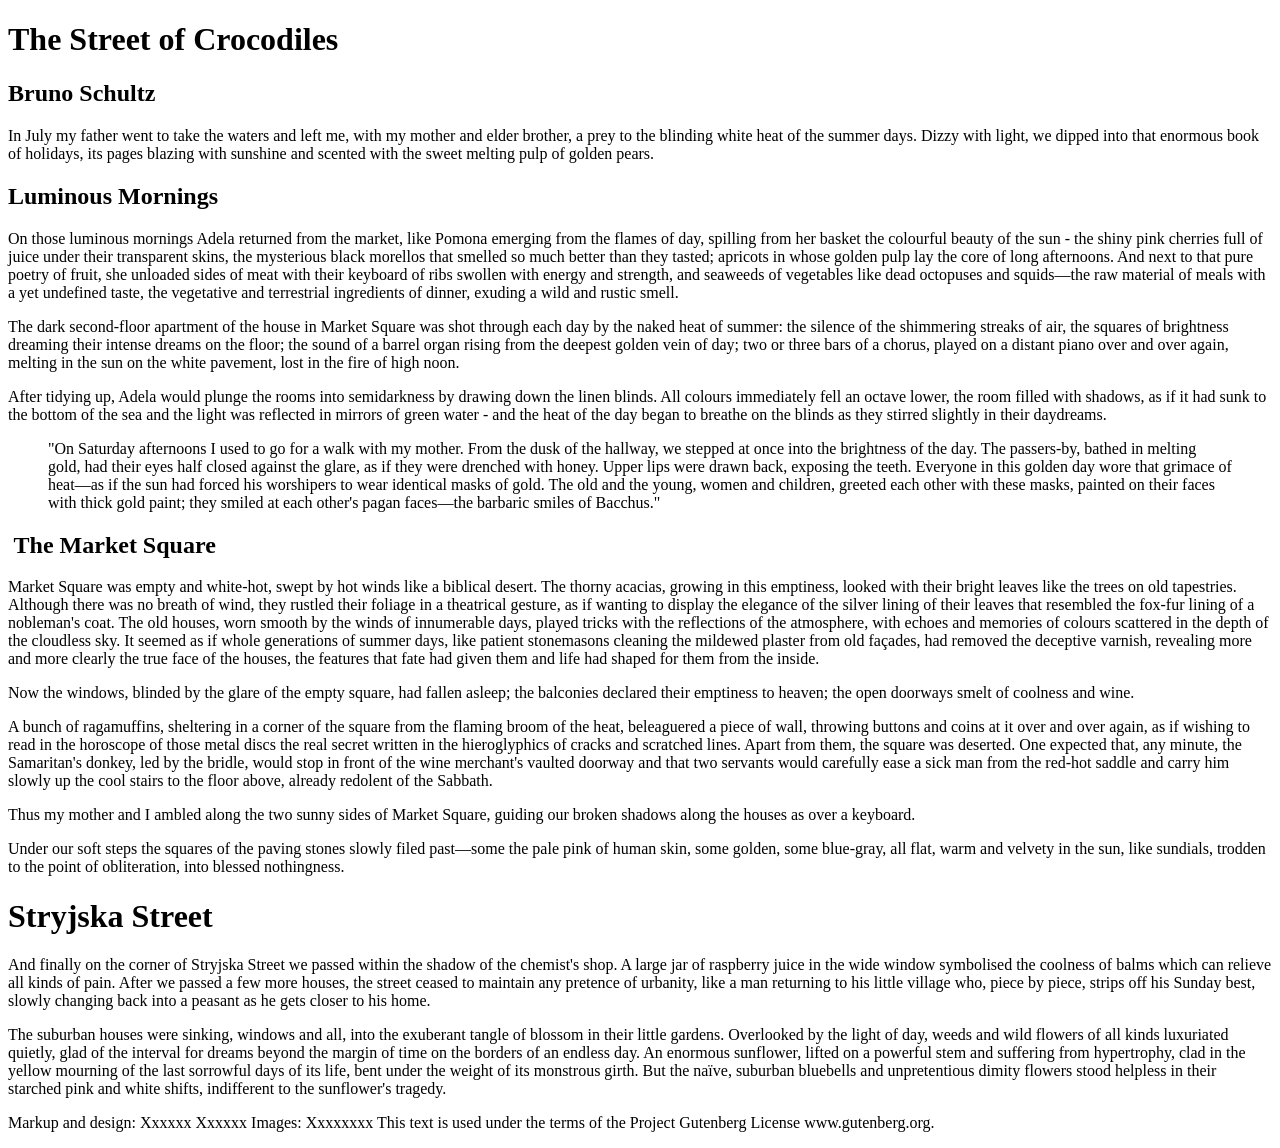
<file: index.html>
<!DOCTYPE html>
<html lang="en">
<head>
<meta charset="UTF-8">
   <title>The Street of Crocodiles</title>
</head>
<body>
   <h1>The Street of Crocodiles</h1>

<h2>Bruno Schultz</h2>

<p>In July my father went to take the waters and left me, with my mother and elder brother, a prey to the blinding white heat of the summer days. Dizzy with light, we dipped into that enormous book of holidays, its pages blazing with sunshine and scented with the sweet melting pulp of golden pears.</p>

<h2>Luminous Mornings</h2>

<p>On those luminous mornings Adela returned from the market, like Pomona emerging from the flames of day, spilling from her basket the colourful beauty of the sun - the shiny pink cherries full of juice under their transparent skins, the mysterious black morellos that smelled so much better than they tasted; apricots in whose golden pulp lay the core of long afternoons. And next to that pure poetry of fruit, she unloaded sides of meat with their keyboard of ribs swollen with energy and strength, and seaweeds of vegetables like dead octopuses and squids—the raw material of meals with a yet undefined taste, the vegetative and terrestrial ingredients of dinner, exuding a wild and rustic smell.</p>

<p>The dark second-floor apartment of the house in Market Square was shot through each day by the naked heat of summer: the silence of the shimmering streaks of air, the squares of brightness dreaming their intense dreams on the floor; the sound of a barrel organ rising from the deepest golden vein of day; two or three bars of a chorus, played on a distant piano over and over again, melting in the sun on the white pavement, lost in the fire of high noon.</p>

<p>After tidying up, Adela would plunge the rooms into semidarkness by drawing down the linen blinds. All colours immediately fell an octave lower, the room filled with shadows, as if it had sunk to the bottom of the sea and the light was reflected in mirrors of green water - and the heat of the day began to breathe on the blinds as they stirred slightly in their daydreams.</p>

<blockquote>
  <p>"On Saturday afternoons I used to go for a walk with my mother. From the dusk of the hallway, we stepped at once into the brightness of the day. The passers-by, bathed in melting gold, had their eyes half closed against the glare, as if they were drenched with honey. Upper lips were drawn back, exposing the teeth. Everyone in this golden day wore that grimace of heat—as if the sun had forced his worshipers to wear identical masks of gold. The old and the young, women and children, greeted each other with these masks, painted on their faces with thick gold paint; they smiled at each other's pagan faces—the barbaric smiles of Bacchus."</p>
</blockquote>

<h2> The Market Square</h2>

<p>Market Square was empty and white-hot, swept by hot winds like a biblical desert. The thorny acacias, growing in this emptiness, looked with their bright leaves like the trees on old tapestries. Although there was no breath of wind, they rustled their foliage in a theatrical gesture, as if wanting to display the elegance of the silver lining of their leaves that resembled the fox-fur lining of a nobleman's coat. The old houses, worn smooth by the winds of innumerable days, played tricks with the reflections of the atmosphere, with echoes and memories of colours scattered in the depth of the cloudless sky. It seemed as if whole generations of summer days, like patient stonemasons cleaning the mildewed plaster from old façades, had removed the deceptive varnish, revealing more and more clearly the true face of the houses, the features that fate had given them and life had shaped for them from the inside.</p>

<p>Now the windows, blinded by the glare of the empty square, had fallen asleep; the balconies declared their emptiness to heaven; the open doorways smelt of coolness and wine.</p>

<p>A bunch of ragamuffins, sheltering in a corner of the square from the flaming broom of the heat, beleaguered a piece of wall, throwing buttons and coins at it over and over again, as if wishing to read in the horoscope of those metal discs the real secret written in the hieroglyphics of cracks and scratched lines. Apart from them, the square was deserted. One expected that, any minute, the Samaritan's donkey, led by the bridle, would stop in front of the wine merchant's vaulted doorway and that two servants would carefully ease a sick man from the red-hot saddle and carry him slowly up the cool stairs to the floor above, already redolent of the Sabbath.</p>

<p>Thus my mother and I ambled along the two sunny sides of Market Square, guiding our broken shadows along the houses as over a keyboard.</p>

<p>Under our soft steps the squares of the paving stones slowly filed past—some the pale pink of human skin, some golden, some blue-gray, all flat, warm and velvety in the sun, like sundials, trodden to the point of obliteration, into blessed nothingness.</p>

<h1>Stryjska Street</h1>

<p>And finally on the corner of Stryjska Street we passed within the shadow of the chemist's shop. A large jar of raspberry juice in the wide window symbolised the coolness of balms which can relieve all kinds of pain. After we passed a few more houses, the street ceased to maintain any pretence of urbanity, like a man returning to his little village who, piece by piece, strips off his Sunday best, slowly changing back into a peasant as he gets closer to his home.</p>

<p>The suburban houses were sinking, windows and all, into the exuberant tangle of blossom in their little gardens. Overlooked by the light of day, weeds and wild flowers of all kinds luxuriated quietly, glad of the interval for dreams beyond the margin of time on the borders of an endless day. An enormous sunflower, lifted on a powerful stem and suffering from hypertrophy, clad in the yellow mourning of the last sorrowful days of its life, bent under the weight of its monstrous girth. But the naïve, suburban bluebells and unpretentious dimity flowers stood helpless in their starched pink and white shifts, indifferent to the sunflower's tragedy.</p>
<footer>
<p>Markup and design: Xxxxxx Xxxxxx
Images: Xxxxxxxx 
This text is used under the terms of the Project Gutenberg License www.gutenberg.org.</p>
</footer>
</body>
</file>
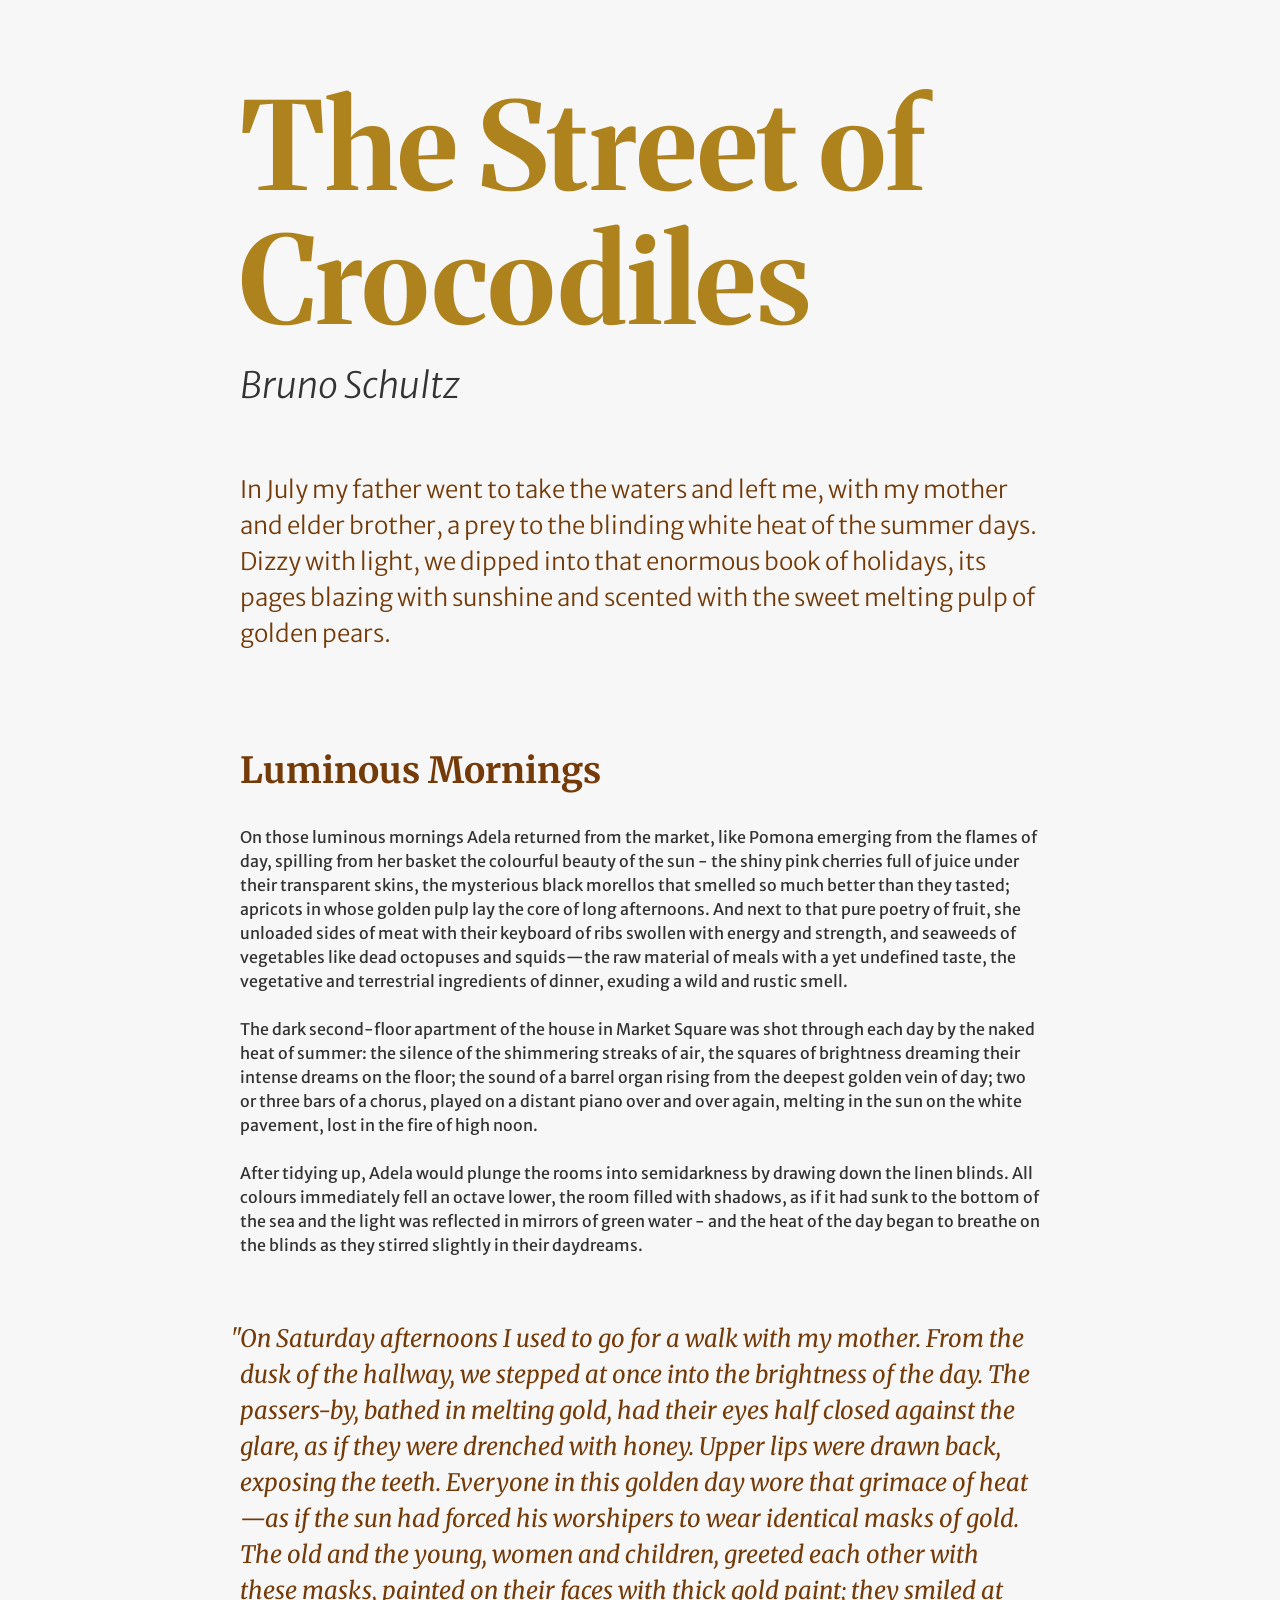
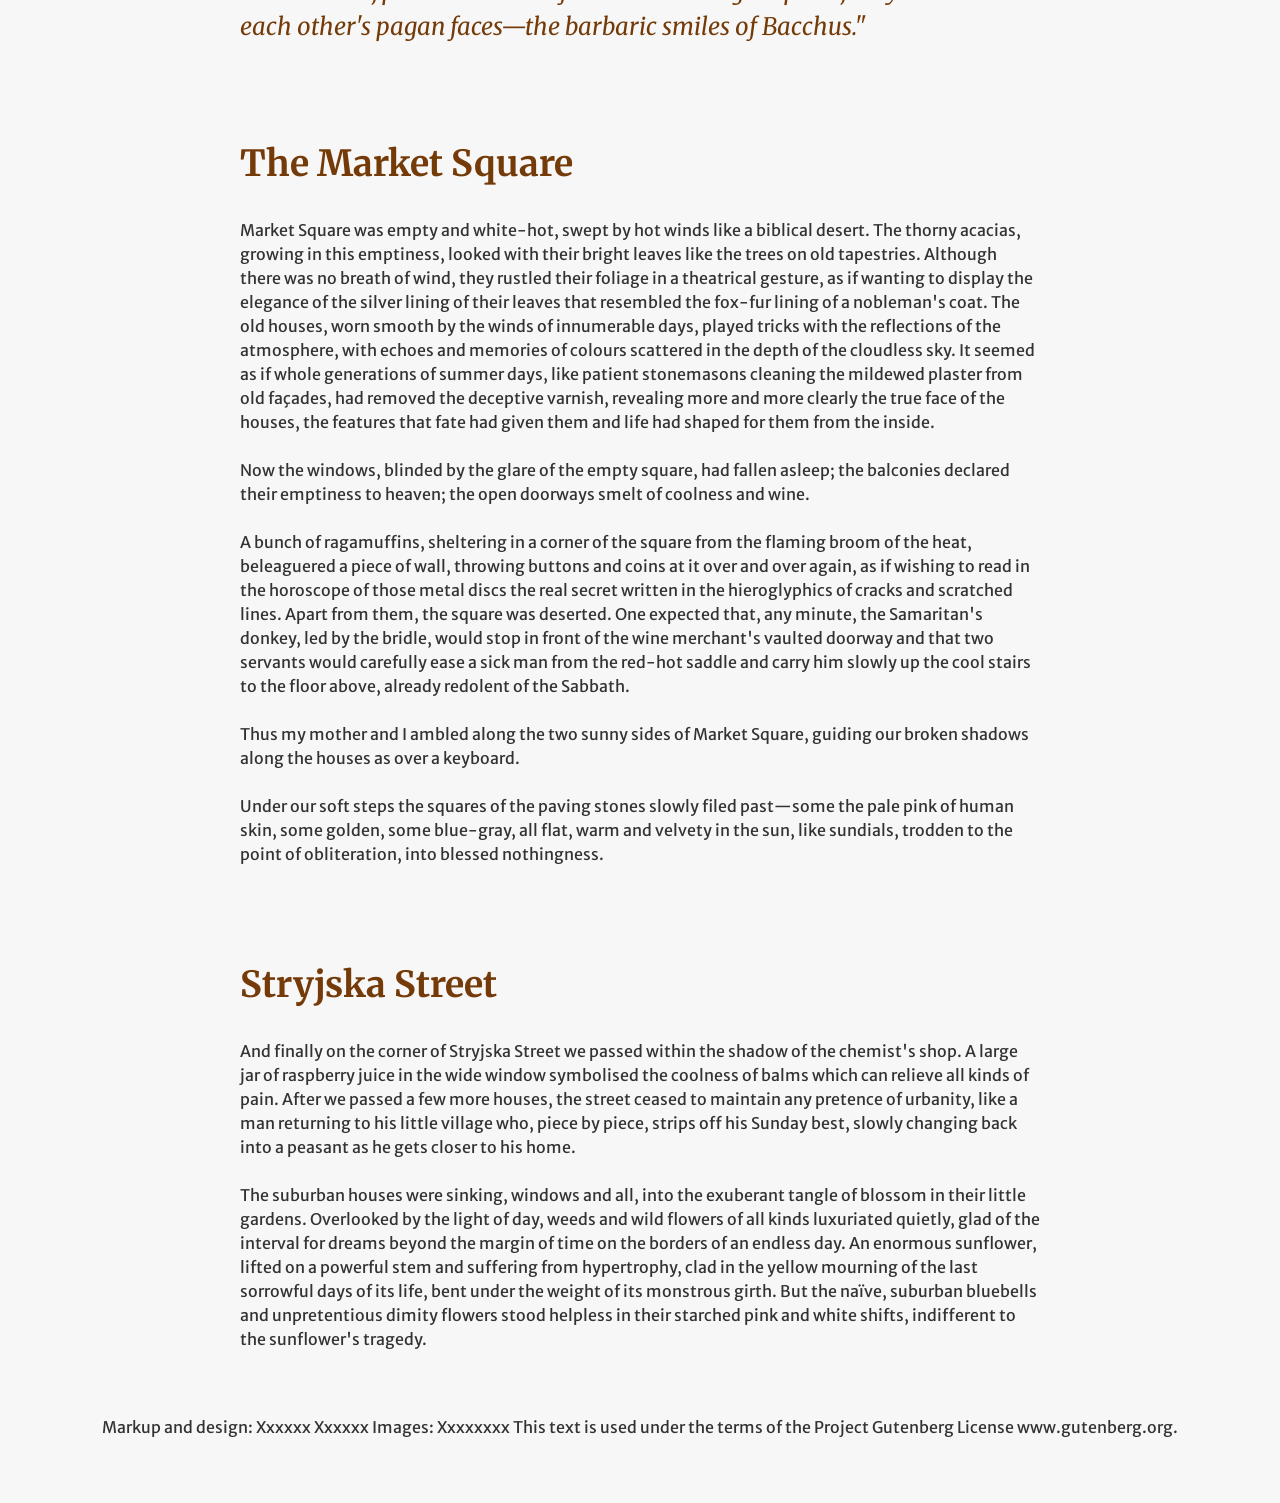
<file: index-2.html>
<!DOCTYPE html>
<html lang="en">
<head>
<meta charset="UTF-8">
  <link href="css/reset.css" type="text/css" rel="stylesheet"/>
  <link href="css/style.css" type="text/css" rel="stylesheet"/>
  <link rel="preconnect" href="https://fonts.googleapis.com">
<link rel="preconnect" href="https://fonts.gstatic.com" crossorigin>
<link href="https://fonts.googleapis.com/css2?family=Merriweather+Sans:ital,wght@0,300..800;1,300..800&family=Merriweather:ital,opsz,wght@0,18..144,300..900;1,18..144,300..900&display=swap" rel="stylesheet">
    
   <title>The Street of Crocodiles</title>
</head>
<body>
   <header>
   <h1>The Street of Crocodiles</h1>
<h2>Bruno Schultz</h2>

<p>In July my father went to take the waters and left me, with my mother and elder brother, a prey to the blinding white heat of the summer days. Dizzy with light, we dipped into that enormous book of holidays, its pages blazing with sunshine and scented with the sweet melting pulp of golden pears.</p>
</header>

<section>
   <h2>Luminous Mornings</h2>

      <p>On those luminous mornings Adela returned from the market, like Pomona emerging from the flames of day, spilling from her basket the colourful beauty of the sun - the shiny pink cherries full of juice under their transparent skins, the mysterious black morellos that smelled so much better than they tasted; apricots in whose golden pulp lay the core of long afternoons. And next to that pure poetry of fruit, she unloaded sides of meat with their keyboard of ribs swollen with energy and strength, and seaweeds of vegetables like dead octopuses and squids—the raw material of meals with a yet undefined taste, the vegetative and terrestrial ingredients of dinner, exuding a wild and rustic smell.</p>

      <p>The dark second-floor apartment of the house in Market Square was shot through each day by the naked heat of summer: the silence of the shimmering streaks of air, the squares of brightness dreaming their intense dreams on the floor; the sound of a barrel organ rising from the deepest golden vein of day; two or three bars of a chorus, played on a distant piano over and over again, melting in the sun on the white pavement, lost in the fire of high noon.</p>

      <p>After tidying up, Adela would plunge the rooms into semidarkness by drawing down the linen blinds. All colours immediately fell an octave lower, the room filled with shadows, as if it had sunk to the bottom of the sea and the light was reflected in mirrors of green water - and the heat of the day began to breathe on the blinds as they stirred slightly in their daydreams.</p>

      <blockquote>
         <p>"On Saturday afternoons I used to go for a walk with my mother. From the dusk of the hallway, we stepped at once into the brightness of the day. The passers-by, bathed in melting gold, had their eyes half closed against the glare, as if they were drenched with honey. Upper lips were drawn back, exposing the teeth. Everyone in this golden day wore that grimace of heat—as if the sun had forced his worshipers to wear identical masks of gold. The old and the young, women and children, greeted each other with these masks, painted on their faces with thick gold paint; they smiled at each other's pagan faces—the barbaric smiles of Bacchus."</p>
   </blockquote>
</section>

<section>
   <h2>The Market Square</h2>

      <p>Market Square was empty and white-hot, swept by hot winds like a biblical desert. The thorny acacias, growing in this emptiness, looked with their bright leaves like the trees on old tapestries. Although there was no breath of wind, they rustled their foliage in a theatrical gesture, as if wanting to display the elegance of the silver lining of their leaves that resembled the fox-fur lining of a nobleman's coat. The old houses, worn smooth by the winds of innumerable days, played tricks with the reflections of the atmosphere, with echoes and memories of colours scattered in the depth of the cloudless sky. It seemed as if whole generations of summer days, like patient stonemasons cleaning the mildewed plaster from old façades, had removed the deceptive varnish, revealing more and more clearly the true face of the houses, the features that fate had given them and life had shaped for them from the inside.</p>

<p>Now the windows, blinded by the glare of the empty square, had fallen asleep; the balconies declared their emptiness to heaven; the open doorways smelt of coolness and wine.</p>

<p>A bunch of ragamuffins, sheltering in a corner of the square from the flaming broom of the heat, beleaguered a piece of wall, throwing buttons and coins at it over and over again, as if wishing to read in the horoscope of those metal discs the real secret written in the hieroglyphics of cracks and scratched lines. Apart from them, the square was deserted. One expected that, any minute, the Samaritan's donkey, led by the bridle, would stop in front of the wine merchant's vaulted doorway and that two servants would carefully ease a sick man from the red-hot saddle and carry him slowly up the cool stairs to the floor above, already redolent of the Sabbath.</p>

<p>Thus my mother and I ambled along the two sunny sides of Market Square, guiding our broken shadows along the houses as over a keyboard.</p>

<p>Under our soft steps the squares of the paving stones slowly filed past—some the pale pink of human skin, some golden, some blue-gray, all flat, warm and velvety in the sun, like sundials, trodden to the point of obliteration, into blessed nothingness.</p>
</section>

<section>
<h2>Stryjska Street</h2>

<p>And finally on the corner of Stryjska Street we passed within the shadow of the chemist's shop. A large jar of raspberry juice in the wide window symbolised the coolness of balms which can relieve all kinds of pain. After we passed a few more houses, the street ceased to maintain any pretence of urbanity, like a man returning to his little village who, piece by piece, strips off his Sunday best, slowly changing back into a peasant as he gets closer to his home.</p>

<p>The suburban houses were sinking, windows and all, into the exuberant tangle of blossom in their little gardens. Overlooked by the light of day, weeds and wild flowers of all kinds luxuriated quietly, glad of the interval for dreams beyond the margin of time on the borders of an endless day. An enormous sunflower, lifted on a powerful stem and suffering from hypertrophy, clad in the yellow mourning of the last sorrowful days of its life, bent under the weight of its monstrous girth. But the naïve, suburban bluebells and unpretentious dimity flowers stood helpless in their starched pink and white shifts, indifferent to the sunflower's tragedy.</p>
</section>

<footer>
<p>Markup and design: Xxxxxx Xxxxxx
Images: Xxxxxxxx 
This text is used under the terms of the Project Gutenberg License www.gutenberg.org.</p>
</footer>
</body>
</html>
</file>
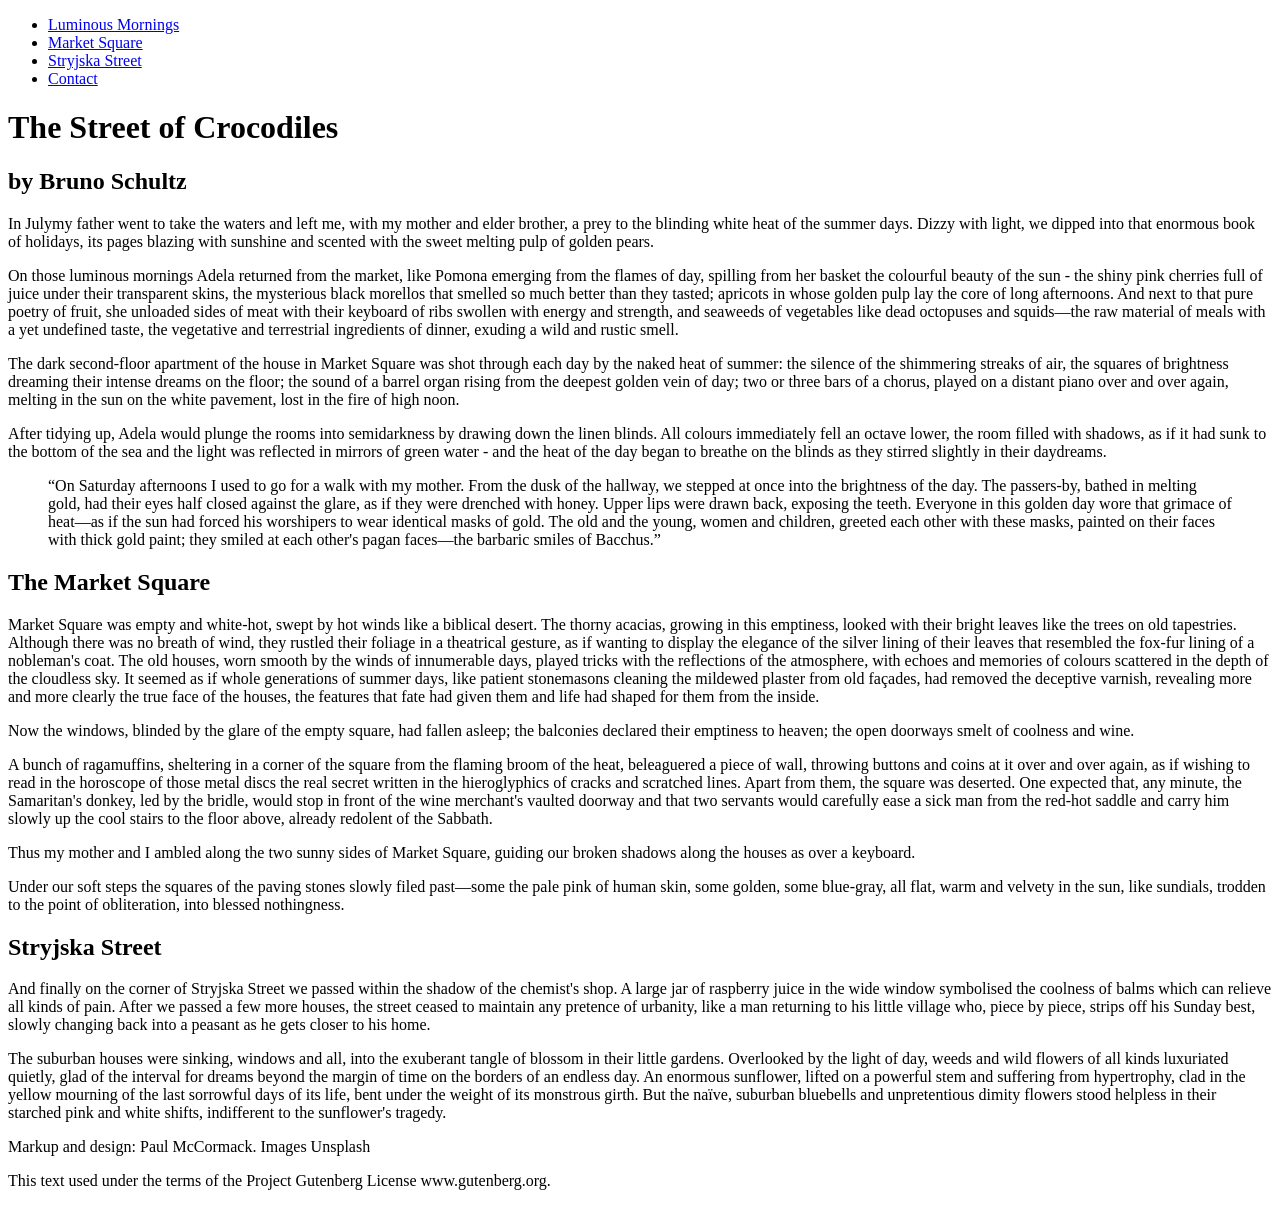
<file: index_one.html>
<!DOCTYPE html>
<html lang="en">
  <head>
    <meta charset="utf-8">
    <meta http-equiv="X-UA-Compatible" content="IE=edge">
    <title>The Street of Crocodiles 01</title>

</head>
  <body>
      <nav>
          <ul>
              <li><a href="#mornings">Luminous Mornings</a></li>
              <li><a href="#market">Market Square</a></li>
              <li><a href="#street">Stryjska Street</a></li>
              <li><a href="#contact">Contact</a></li>
          </ul>
      </nav>
  <header> 
      <h1>The Street of Crocodiles</h1>
        <h2>by Bruno Schultz</h2>
          <p>In Julymy father went to take the waters and left me, with my mother and elder brother, a prey to the blinding white heat of the summer days. Dizzy with light, we dipped into that enormous book of holidays, its pages blazing with sunshine and scented with the sweet melting pulp of golden pears.</p>
  </header>

  <section>
      <p>On those luminous mornings Adela returned from the market, like Pomona emerging from the flames of day, spilling from her basket the colourful beauty of the sun - the shiny pink cherries full of juice under their transparent skins, the mysterious black morellos that smelled so much better than they tasted; apricots in whose golden pulp lay the core of long afternoons. And next to that pure poetry of fruit, she unloaded sides of meat with their keyboard of ribs swollen with energy and strength, and seaweeds of vegetables like dead octopuses and squids—the raw material of meals with a yet undefined taste, the vegetative and terrestrial ingredients of dinner, exuding a wild and rustic smell.</p>

      <p>The dark second-floor apartment of the house in Market Square was shot through each day by the naked heat of summer: the silence of the shimmering streaks of air, the squares of brightness dreaming their intense dreams on the floor; the sound of a barrel organ rising from the deepest golden vein of day; two or three bars of a chorus, played on a distant piano over and over again, melting in the sun on the white pavement, lost in the fire of high noon.</p>

      <p>After tidying up, Adela would plunge the rooms into semidarkness by drawing down the linen blinds. All colours immediately fell an octave lower, the room filled with shadows, as if it had sunk to the bottom of the sea and the light was reflected in mirrors of green water - and the heat of the day began to breathe on the blinds as they stirred slightly in their daydreams.</p>

      <blockquote>
        “On Saturday afternoons I used to go for a walk with my mother. From the dusk of the hallway, we stepped at once into the brightness of the day. The passers-by, bathed in melting gold, had their eyes half closed against the glare, as if they were drenched with honey. Upper lips were drawn back, exposing the teeth. Everyone in this golden day wore that grimace of heat—as if the sun had forced his worshipers to wear identical masks of gold. The old and the young, women and children, greeted each other with these masks, painted on their faces with thick gold paint; they smiled at each other's pagan faces—the barbaric smiles of Bacchus.”
      </blockquote>
    </section> 

    <section>
      <h2>The Market Square</h2>
        <p>Market Square was empty and white-hot, swept by hot winds like a biblical desert. The thorny acacias, growing in this emptiness, looked with their bright leaves like the trees on old tapestries. Although there was no breath of wind, they rustled their foliage in a theatrical gesture, as if wanting to display the elegance of the silver lining of their leaves that resembled the fox-fur lining of a nobleman's coat. The old houses, worn smooth by the winds of innumerable days, played tricks with the reflections of the atmosphere, with echoes and memories of colours scattered in the depth of the cloudless sky. It seemed as if whole generations of summer days, like patient stonemasons cleaning the mildewed plaster from old façades, had removed the deceptive varnish, revealing more and more clearly the true face of the houses, the features that fate had given them and life had shaped for them from the inside.</p>

        <p>Now the windows, blinded by the glare of the empty square, had fallen asleep; the balconies declared their emptiness to heaven; the open doorways smelt of coolness and wine.</p>

        <p>A bunch of ragamuffins, sheltering in a corner of the square from the flaming broom of the heat, beleaguered a piece of wall, throwing buttons and coins at it over and over again, as if wishing to read in the horoscope of those metal discs the real secret written in the hieroglyphics of cracks and scratched lines. Apart from them, the square was deserted. One expected that, any minute, the Samaritan's donkey, led by the bridle, would stop in front of the wine merchant's vaulted doorway and that two servants would carefully ease a sick man from the red-hot saddle and carry him slowly up the cool stairs to the floor above, already redolent of the Sabbath.</p>

        <p>Thus my mother and I ambled along the two sunny sides of Market Square, guiding our broken shadows along the houses as over a keyboard.</p>

        <p>Under our soft steps the squares of the paving stones slowly filed past—some the pale pink of human skin, some golden, some blue-gray, all flat, warm and velvety in the sun, like sundials, trodden to the point of obliteration, into blessed nothingness.</p>
  </section>

  <section>
    <h2>Stryjska Street</h2>
        <p>And finally on the corner of Stryjska Street we passed within the shadow of the chemist's shop. A large jar of raspberry juice in the wide window symbolised the coolness of balms which can relieve all kinds of pain. After we passed a few more houses, the street ceased to maintain any pretence of urbanity, like a man returning to his little village who, piece by piece, strips off his Sunday best, slowly changing back into a peasant as he gets closer to his home.</p>

        <p>The suburban houses were sinking, windows and all, into the exuberant tangle of blossom in their little gardens. Overlooked by the light of day, weeds and wild flowers of all kinds luxuriated quietly, glad of the interval for dreams beyond the margin of time on the borders of an endless day. An enormous sunflower, lifted on a powerful stem and suffering from hypertrophy, clad in the yellow mourning of the last sorrowful days of its life, bent under the weight of its monstrous girth. But the naïve, suburban bluebells and unpretentious dimity flowers stood helpless in their starched pink and white shifts, indifferent to the sunflower's tragedy.</p>
  </section>

  <footer>
    <p>Markup and design: Paul McCormack. Images Unsplash</p>
    <p>This text used under the terms of the Project Gutenberg License www.gutenberg.org. </p>
  </footer>
  </body>
</html>
</file>
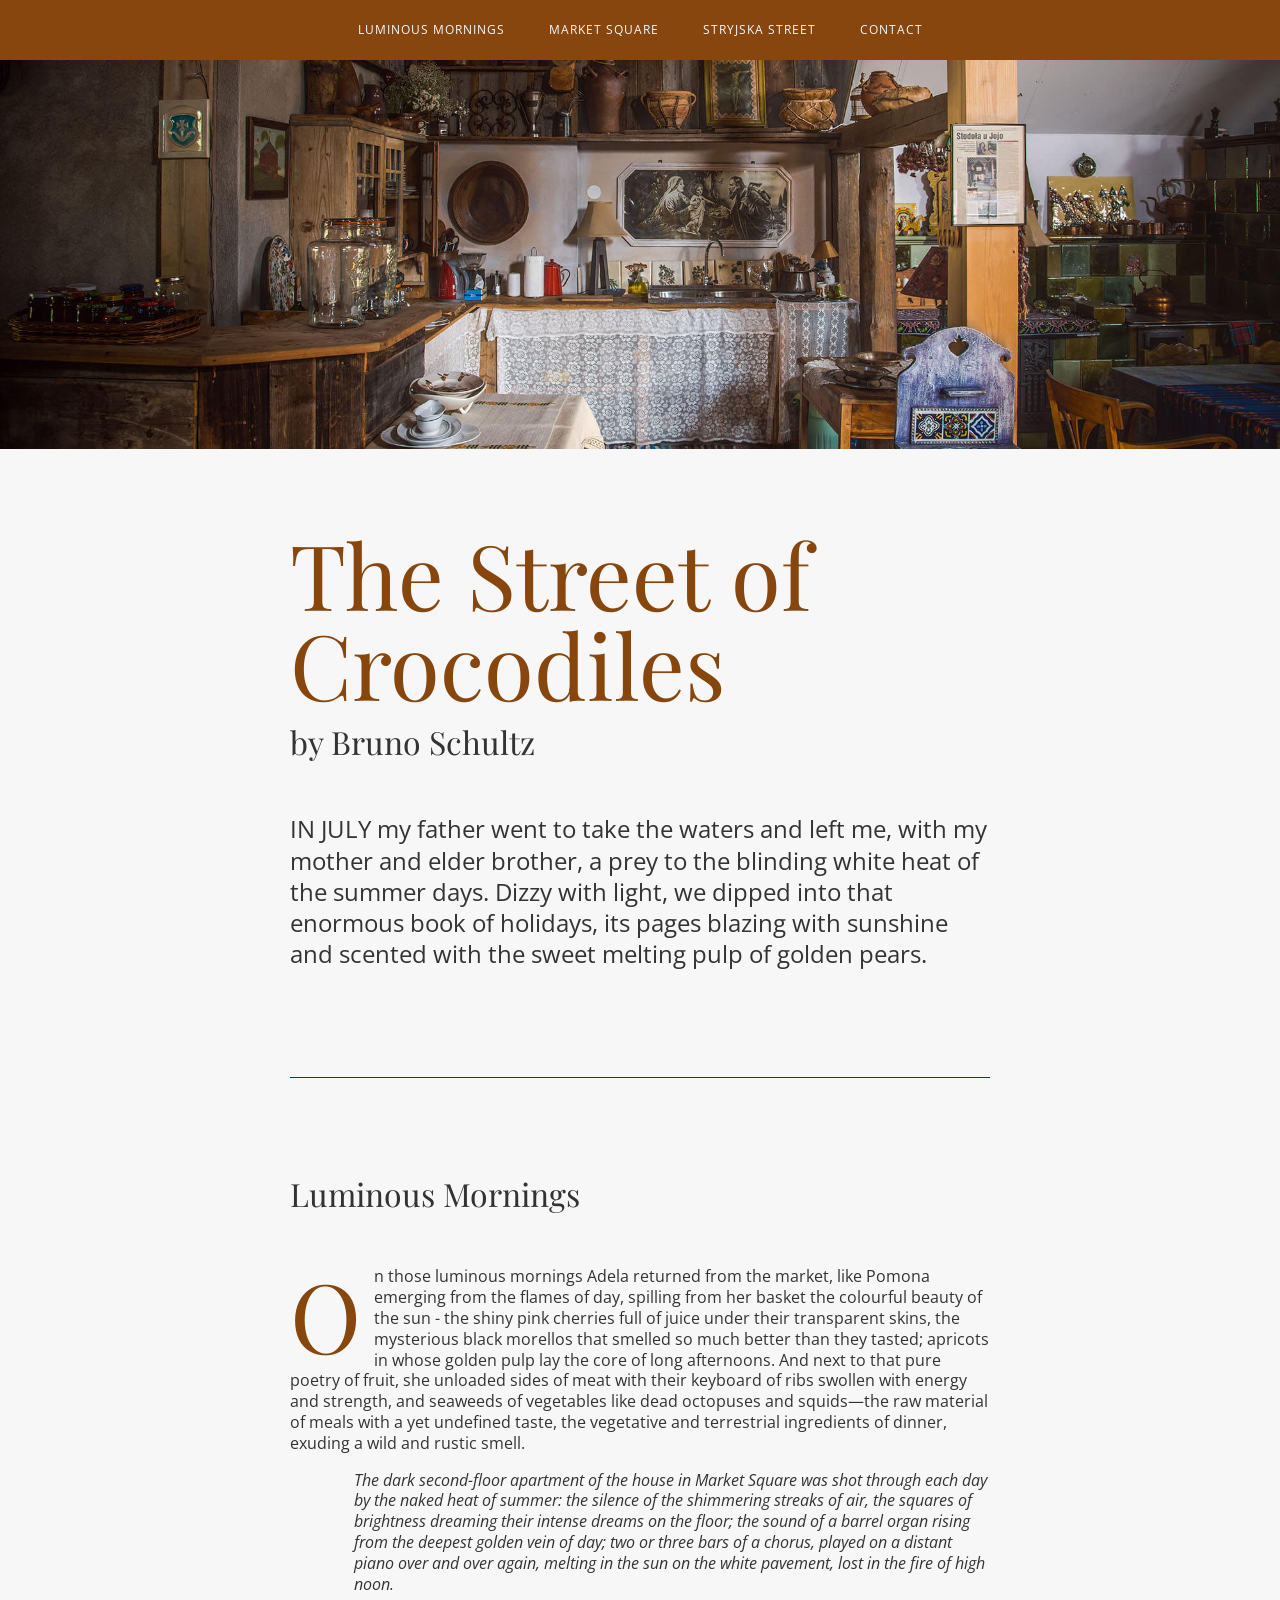
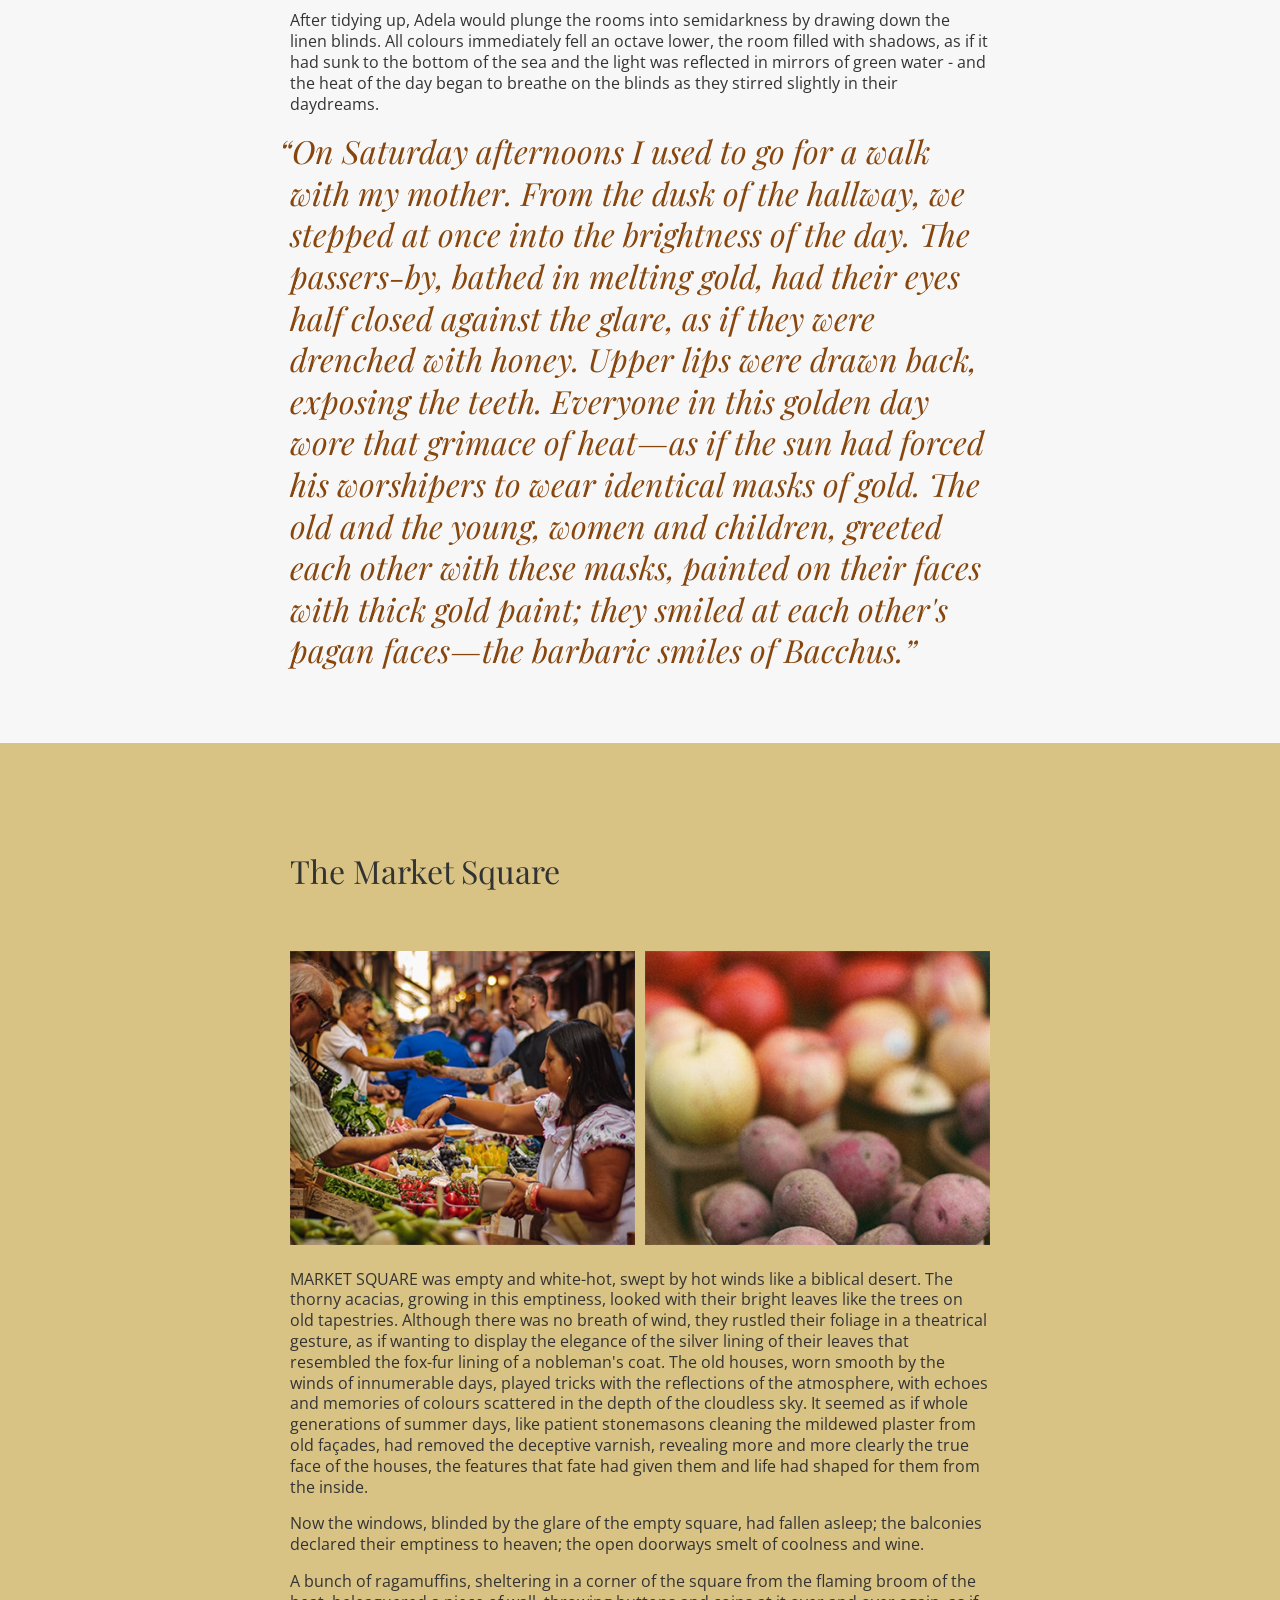
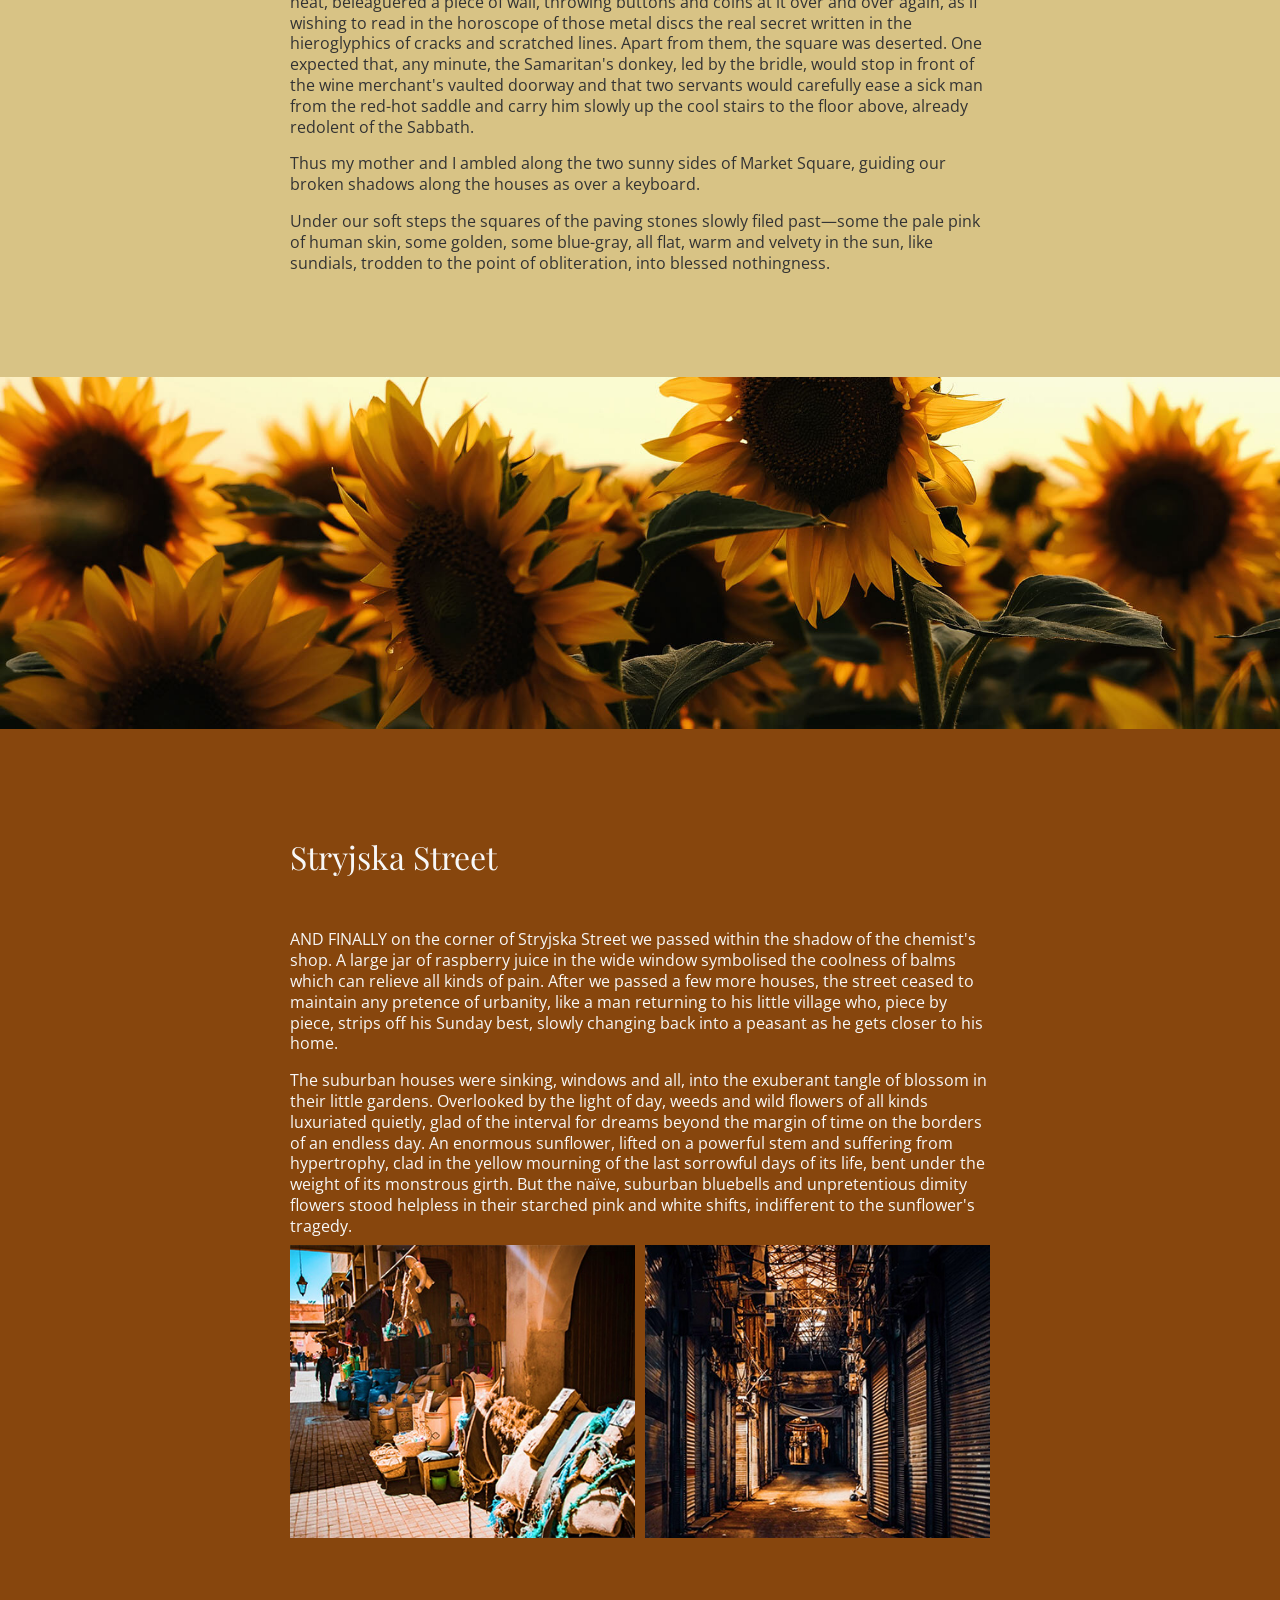
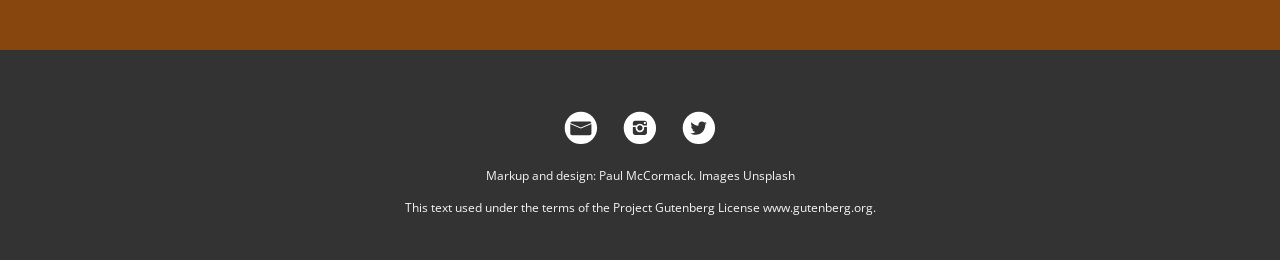
<file: index_two.html>
<!DOCTYPE html>
<html lang="en">
  <head>
    <meta charset="utf-8">
    <meta http-equiv="X-UA-Compatible" content="IE=edge">
    <title>The Street of Crocodiles 02</title>

      <!-- The line below links our CSS file to this HTML page  -->
      <link href="css/style_b.css" type="text/css" rel="stylesheet" />

    <!-- The line below links Google Fonts to our content  -->
    <link rel="preconnect" href="https://fonts.googleapis.com">
<link rel="preconnect" href="https://fonts.gstatic.com" crossorigin>
<link href="https://fonts.googleapis.com/css2?family=Open+Sans:ital,wght@0,400;0,600;1,400&family=Playfair+Display:ital,wght@0,400;0,600;1,400&display=swap" rel="stylesheet">


</head>

  <body>
      <nav>
          <ul>
              <li><a href="#mornings">Luminous Mornings</a></li>
              <li><a href="#market">Market Square</a></li>
              <li><a href="#street">Stryjska Street</a></li>
              <li><a href="#contact">Contact</a></li>
          </ul>
      </nav>
      
      <img src="img/top_image.jpg" alt="An photograph of a East European village kitchen" title="" />

  <header> 
      <h1>The Street <span class="lower">of</span> Crocodiles</h1>
        <h2>by Bruno Schultz</h2>
          <p><span class="leader">In July</span> my father went to take the waters and left me, with my mother and elder brother, a prey to the blinding white heat of the summer days. Dizzy with light, we dipped into that enormous book of holidays, its pages blazing with sunshine and scented with the sweet melting pulp of golden pears.</p>
  </header>

  <section><hr>
    <h2 id="mornings">Luminous Mornings</h2>
      <p><span class="dropcap">O</span>n those luminous mornings Adela returned from the market, like Pomona emerging from the flames of day, spilling from her basket the colourful beauty of the sun - the shiny pink cherries full of juice under their transparent skins, the mysterious black morellos that smelled so much better than they tasted; apricots in whose golden pulp lay the core of long afternoons. And next to that pure poetry of fruit, she unloaded sides of meat with their keyboard of ribs swollen with energy and strength, and seaweeds of vegetables like dead octopuses and squids—the raw material of meals with a yet undefined taste, the vegetative and terrestrial ingredients of dinner, exuding a wild and rustic smell.</p>

      <p class="indent">The dark second-floor apartment of the house in Market Square was shot through each day by the naked heat of summer: the silence of the shimmering streaks of air, the squares of brightness dreaming their intense dreams on the floor; the sound of a barrel organ rising from the deepest golden vein of day; two or three bars of a chorus, played on a distant piano over and over again, melting in the sun on the white pavement, lost in the fire of high noon.</p>

      <p>After tidying up, Adela would plunge the rooms into semidarkness by drawing down the linen blinds. All colours immediately fell an octave lower, the room filled with shadows, as if it had sunk to the bottom of the sea and the light was reflected in mirrors of green water - and the heat of the day began to breathe on the blinds as they stirred slightly in their daydreams.</p>

      <blockquote>
        “On Saturday afternoons I used to go for a walk with my mother. From the dusk of the hallway, we stepped at once into the brightness of the day. The passers-by, bathed in melting gold, had their eyes half closed against the glare, as if they were drenched with honey. Upper lips were drawn back, exposing the teeth. Everyone in this golden day wore that grimace of heat—as if the sun had forced his worshipers to wear identical masks of gold. The old and the young, women and children, greeted each other with these masks, painted on their faces with thick gold paint; they smiled at each other's pagan faces—the barbaric smiles of Bacchus.”
      </blockquote>
    </section> 

<div class="market">
  
    <section id="market">
      <h2 >The Market Square</h2>

      <div class="gridimage"> 
     <img src="img/unsplash_2pV2LwPVP9A.jpg" alt="portfolio image" title=""/>  
          <img src="img/unsplash_ZfPWZJC6JbE.jpg" alt="portfolio image"/>  
      </div>

        <p><span class="leader">Market Square</span> was empty and white-hot, swept by hot winds like a biblical desert. The thorny acacias, growing in this emptiness, looked with their bright leaves like the trees on old tapestries. Although there was no breath of wind, they rustled their foliage in a theatrical gesture, as if wanting to display the elegance of the silver lining of their leaves that resembled the fox-fur lining of a nobleman's coat. The old houses, worn smooth by the winds of innumerable days, played tricks with the reflections of the atmosphere, with echoes and memories of colours scattered in the depth of the cloudless sky. It seemed as if whole generations of summer days, like patient stonemasons cleaning the mildewed plaster from old façades, had removed the deceptive varnish, revealing more and more clearly the true face of the houses, the features that fate had given them and life had shaped for them from the inside.</p>

        <p>Now the windows, blinded by the glare of the empty square, had fallen asleep; the balconies declared their emptiness to heaven; the open doorways smelt of coolness and wine.</p>

        <p>A bunch of ragamuffins, sheltering in a corner of the square from the flaming broom of the heat, beleaguered a piece of wall, throwing buttons and coins at it over and over again, as if wishing to read in the horoscope of those metal discs the real secret written in the hieroglyphics of cracks and scratched lines. Apart from them, the square was deserted. One expected that, any minute, the Samaritan's donkey, led by the bridle, would stop in front of the wine merchant's vaulted doorway and that two servants would carefully ease a sick man from the red-hot saddle and carry him slowly up the cool stairs to the floor above, already redolent of the Sabbath.</p>

        <p>Thus my mother and I ambled along the two sunny sides of Market Square, guiding our broken shadows along the houses as over a keyboard.</p>

        <p>Under our soft steps the squares of the paving stones slowly filed past—some the pale pink of human skin, some golden, some blue-gray, all flat, warm and velvety in the sun, like sundials, trodden to the point of obliteration, into blessed nothingness.</p>
  </section>
</div>

<img src="img/sunflowers.jpg" alt="An photograph of sunflowers in full blossom" title="Photo by Roma Kaiukon, Unsplash" class="sun"/>

<div class="street">
  <section>
    <h2 id="street">Stryjska Street</h2>
        <p><span class="leader">And finally</span> on the corner of Stryjska Street we passed within the shadow of the chemist's shop. A large jar of raspberry juice in the wide window symbolised the coolness of balms which can relieve all kinds of pain. After we passed a few more houses, the street ceased to maintain any pretence of urbanity, like a man returning to his little village who, piece by piece, strips off his Sunday best, slowly changing back into a peasant as he gets closer to his home.</p>

        <p>The suburban houses were sinking, windows and all, into the exuberant tangle of blossom in their little gardens. Overlooked by the light of day, weeds and wild flowers of all kinds luxuriated quietly, glad of the interval for dreams beyond the margin of time on the borders of an endless day. An enormous sunflower, lifted on a powerful stem and suffering from hypertrophy, clad in the yellow mourning of the last sorrowful days of its life, bent under the weight of its monstrous girth. But the naïve, suburban bluebells and unpretentious dimity flowers stood helpless in their starched pink and white shifts, indifferent to the sunflower's tragedy.</p>

        <div class="gridimage">
            <img src="img/unsplash_IqEz8XBpGbE.jpg" alt="portfolio image" />  
            <img src="img/unsplash_2GHCdtW45Uw.jpg" alt="portfolio image"/>
        </div>

  </section>
</div>
  <footer id="contact">
      <ul class="connections">
          <!------------- EMAIL ------------------>
          <li><a href="mailto:p/mccormack@ulster.ac.uk" title="send me an email">
                  <svg width="36" height="36" viewBox="0 0 36 36">
              <g></g>
                    <path  d="M17.902 1.699c-8.949 0-16.203 7.254-16.203 16.203s7.254 16.203 16.203 16.203c8.949 0 16.203-7.254 16.203-16.203 0-8.949-7.254-16.203-16.203-16.203zM9.168 11.487h17.371c0.99 0 1.794 0.699 1.878 1.588l-10.599 4.53-10.532-4.501c0.069-0.903 0.88-1.618 1.881-1.618zM28.434 23.494c0 0.961-0.848 1.739-1.895 1.739h-17.371c-1.047 0-1.895-0.778-1.895-1.739v-9.566l10.558 4.511 0.008-0.013 10.595-4.529v9.597z" fill="#fff"/>
                </svg>
                </a>
                </li>
            <li><a href="https://www.instagram.com/ixdbelfast/" title="Visit the IxD Belfast Instagram account" >
              <svg width="36" height="36" viewBox="0 0 36 36">
              <g></g>
                 <path d="M17.903 1.699c-8.949 0-16.204 7.254-16.204 16.203s7.254 16.203 16.204 16.203c8.948 0 16.203-7.254 16.203-16.203 0-8.949-7.254-16.203-16.203-16.203zM24.957 22.747c0 1.218-0.992 2.206-2.207 2.206h-9.694c-1.221 0-2.207-0.989-2.207-2.206v-5.667h2.87c-0.059 0.267-0.081 0.535-0.081 0.819 0 2.357 1.901 4.26 4.264 4.26 2.352 0 4.263-1.903 4.263-4.26 0-0.284-0.027-0.553-0.080-0.819h2.872v5.667zM15.277 17.899c0-1.451 1.177-2.629 2.624-2.629 1.451 0 2.621 1.177 2.621 2.629 0 1.458-1.17 2.625-2.621 2.625-1.446 0-2.624-1.168-2.624-2.625zM24.957 15.437h-3.572c-0.769-1.089-2.049-1.803-3.484-1.803-1.438 0-2.707 0.713-3.487 1.803h-3.566v-2.385c0-1.22 0.986-2.2 2.207-2.2h9.693c1.216 0 2.207 0.981 2.207 2.2v2.385z" fill="#fff" />
                 <path d="M23.438 11.995h-1.185c-0.215 0-0.399 0.174-0.399 0.39v1.182c0 0.224 0.183 0.399 0.399 0.399h1.185c0.21 0 0.393-0.176 0.393-0.399v-1.182c0-0.216-0.181-0.39-0.393-0.39z" fill="#fff" />
               </svg>
               </a>
                 </li>
          <li><a href="https://twitter.com/eleventhirty" title="Follow me on Twitter">
                    <svg width="36" height="36" viewBox="0 0 36 36">
                    <g></g>
                       <path  d="M17.9,1.7C9,1.7,1.7,9,1.7,17.9S9,34.1,17.9,34.1c8.9,0,16.2-7.3,16.2-16.2S26.9,1.7,17.9,1.7z M24.2,14.8
                       c0,0.1,0,0.3,0,0.4c0,4.4-3.4,9.6-9.6,9.6c-1.9,0-3.7-0.5-5.2-1.5c0.3,0,0.5,0,0.8,0c1.6,0,3-0.5,4.2-1.4c-1.5,0-2.7-1-3.1-2.3
                       c0.2,0,0.4,0.1,0.6,0.1c0.3,0,0.6,0,0.9-0.1c-1.5-0.3-2.7-1.7-2.7-3.3v0c0.4,0.2,1,0.4,1.5,0.4c-0.9-0.6-1.5-1.6-1.5-2.8
                       c0-0.6,0.2-1.2,0.5-1.7c1.7,2,4.1,3.4,6.9,3.5c-0.1-0.2-0.1-0.5-0.1-0.8c0-1.9,1.5-3.4,3.4-3.4c1,0,1.8,0.4,2.5,1.1
                       c0.8-0.2,1.5-0.4,2.1-0.8c-0.3,0.8-0.8,1.4-1.5,1.9c0.7-0.1,1.3-0.3,1.9-0.5C25.4,13.7,24.9,14.3,24.2,14.8L24.2,14.8z" fill="#fff"/>
                     </svg>
                     </a>
                 </li>
            </ul>
    <p>Markup and design: Paul McCormack. Images Unsplash</p>
    <p>This text used under the terms of the Project Gutenberg License www.gutenberg.org. </p>
  </footer>
  </body>
</html>
</file>
<file: css/style.css>
body {
    background: #f7f7f7;
    color: #333333;
    font-family: "Merriweather Sans", sans-serif;}

section, header {
    width: 80%;
    max-width: 800px;
    margin: auto;}

/* Typography */

h1, h2 {
    font-family: "Merriweather", serif;}

h1, h2, blockquote {
  color: #743B09;}

h1 {font-size: 7.594rem;
    line-height: 1.1;
    color: #AE821C;
   margin: 5rem 0 1rem 0;}

h2 {font-size: 2.250rem;
    margin: 6rem 0 2rem 0;}

header h2 {
    font-family: "Merriweather Sans", sans-serif;
    font-weight: 300;
    color: #333333;
    font-style: oblique;
    margin: 1rem 0 4rem 0;} 

header p 
    {font-family: "Merriweather Sans", sans-serif;
    font-size: 1.5rem;
    font-weight: 300;
    color: #743B09;}

p, blockquote {
    margin-bottom: 1.5rem;
    line-height: 1.5}

blockquote {
    font-family: "Merriweather", serif;
    line-height: 1.6;
    font-style: italic;
    font-size: 1.5rem;
    hanging-punctuation: first;
    text-indent: -0.6rem;
    margin: 4rem 0 2rem 0;
    } 

footer {
    text-align: center;
    margin: 4rem 0;
}
</file>
<file: css/style_b.css>
/*-- CSS Reset --*/
* {
    padding: 0;
    margin: 0;
    font-size: 100%;
    font-weight: normal;
    line-height: 1em;
}

/*-- Start main styling --*/

body {
    background: #f7f7f7;
    color: #333333;
    font-family: 'Open Sans', sans-serif;
}

section, header {
    width: 80%;
    max-width: 700px;
    margin: auto;
}

section, header {
    margin-bottom: 4rem;
}

header h1, h2, blockquote {
    font-family: 'Playfair Display', serif;
}

header h2 {
    
}

header p {
    font-size: 1.5rem;
    
}

p, blockquote {
    padding: .5rem 0;
    line-height: 1.3;
    color: #333333;
}

h1, h2 {
    color:#87460D;
}

h1 {
    font-size: 5.653rem;
    margin-top: 5rem;
    padding-bottom: 0;}

blockquote {
    font-style: italic;
    font-size: 1.999rem;
    color:#87460D;
    hanging-punctuation: first;
    text-indent: -0.7rem;
}

blockquote cite {
    font-style: normal;
    font-size: 1.25rem;
    color: #333333;
}

.leader {
    text-transform: uppercase;
}

.market {
    background: #D8C385;
    padding: 6rem 0 3rem 0;
}


/*-- Styling Links --*/
 a {
    color:r#87460D;
    text-decoration: none;
 }

 a:hover {
    color: #333333;
    border-bottom: 1px dotted;
 }

/*-- Navigation --*/

nav {
    position: fixed;
    top: 0;
    left: 0;
    margin: 0;
    width: 100%;
    background-color: #87460D;
    padding: 1.5rem 0;
    font-size: 0.75rem;
}

nav ul {
    text-align: center;
    text-transform: uppercase;
    letter-spacing: 1px;
}

nav ul li {
    display: inline;
    margin: 20px;
    background: none;
}

nav a {color: #f7f7f7;}

nav a:hover {
    border-bottom: none;
    color: rgb(218, 171, 248);
    transition: all 0.3s ease-in-out;
}

.gridimage {
    display: grid;
    column-gap: 10px;
    grid-template-columns: repeat(auto-fill, minmax(250px, 1fr));
}

.sun {margin-top: -1rem;}

.street {
    background: #87460D;
    padding: 6rem 0 3rem 0;
}

.street p {
    color: #f7f7f7;
}

.street h2 {
    color: #f7f7f7;
}

.light {
    background: rgb(251, 253, 207);
    padding: 3rem 0;
    margin-top: -3.5rem;
}


.dark p {
    color: #f7f7f7;
}

.dark h1 {
    color: #f7f7f7;
}

.dark h2 {
    color: #f7f7f7;
}



/*-- Images --*/
img {
    display: block;
    margin: 0;
    padding: 0;
    max-width: 100%;
}

.market img {
    margin: 1rem 0;
}
.topimage {
    margin: 3.5rem 0;
}

.indent {
    padding-left: 4rem;
    font-style: italic;
}

.leader {
    text-transform: uppercase;
}

.dropcap {
    font-family: 'Playfair Display', serif;
    float: left;
    font-size: 6rem;
    padding-right: .8rem;
    line-height 10px;
    color: #87460D

}

hr {
    margin: 100px 0;
    height: 1px;
    background-color: rgb(84, 2, 160);
    color: rgb(84, 2, 160);
    border: 0 none;
}

h2 {
    font-size: 1.999rem;
    margin: 1rem 0 3rem 0;
    color: #333333;
    }


/*-- Styling the footer --*/

footer {
    background: #333333;
    text-align: center;
    font-size: 0.75rem;
    color: #f7f7f7;
    padding: 4em 0 3em 0}

footer p {
    width: 80%;
    margin: auto;
    color: #f7f7f7;
}

.connections{
    position: relative;
    margin: 0 auto;
  }
  .connections ul{
    margin: 0;
    padding: 0;
  }
  .connections li{
    margin: 0 10px;
    padding: 0;
    list-style: none;
    display: inline-block;  
  }
  .connections a:link{
    border-bottom: none;
  }
  .connections img,
  .connections svg{
    border: none;
  }
  .connections a:hover img,
  .connections a:hover svg{
    border-bottom: none;}
  
  .connections svg {
        margin: 1em auto;}
  
  .connections a:hover svg path {
        fill: #D8C385;
        transition: all 0.3s ease-in-out;}
  
  footer .connections a:hover svg path {
          fill:  #D8C385;
          transition: all 0.3s ease-in-out;}
</file>
